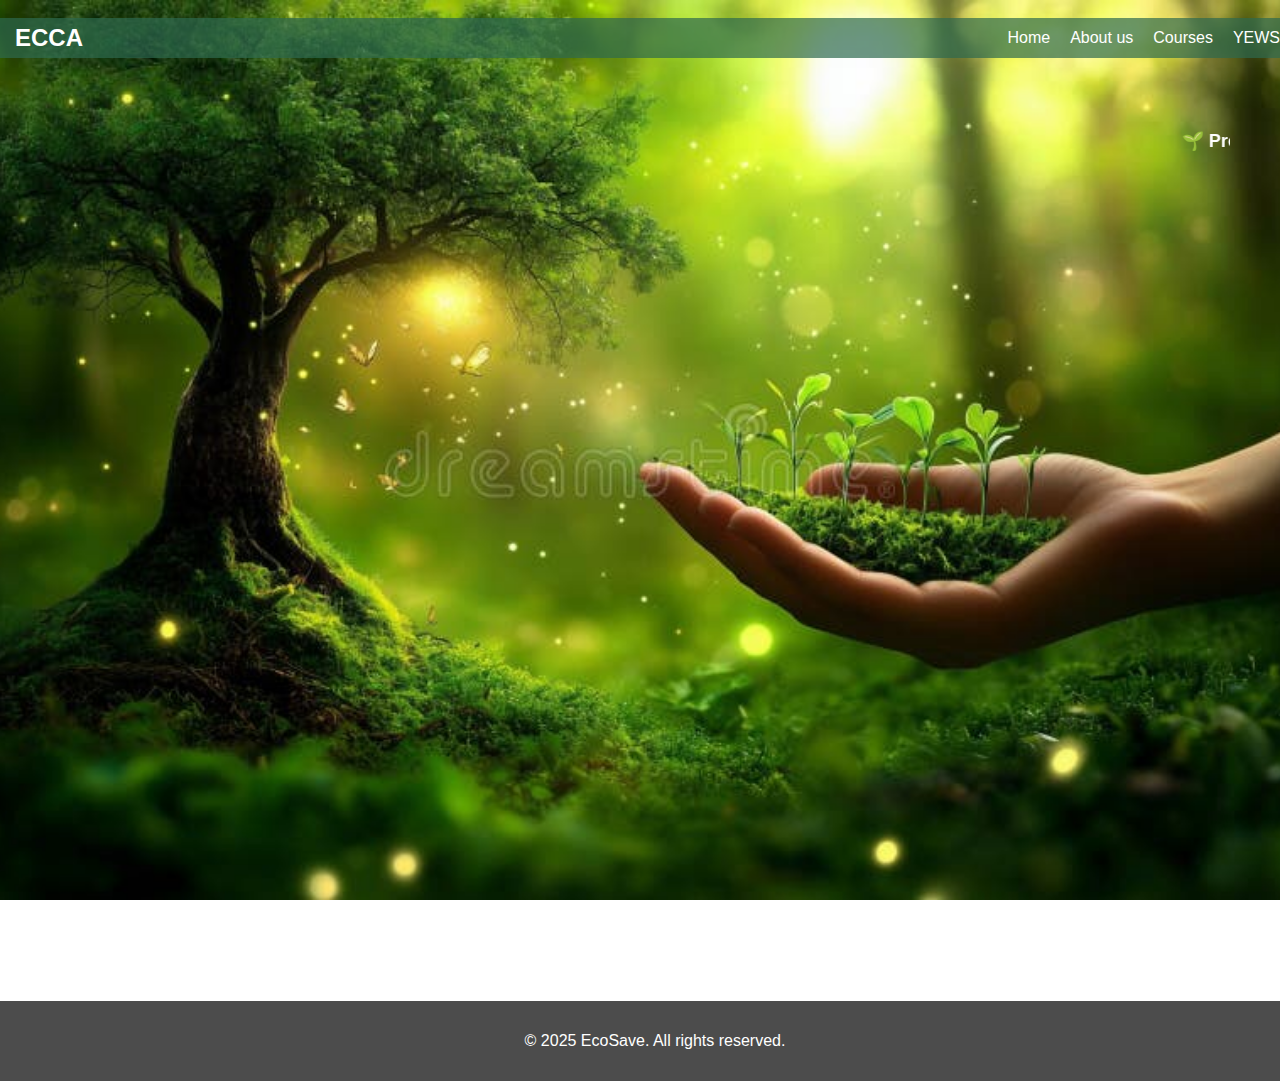
<file: index.html>
<!DOCTYPE html>
<html lang="en">
<head>
    <meta charset="UTF-8">
    <meta name="viewport" content="width=device-width, initial-scale=1.0">
    <title>Environmental Conservation</title>
    <link rel="stylesheet" type="text/css" href="style.css">
       
</head>
<body>

    <nav>
        <h1>ECCA</h1>
        <ul>
            <li><a href="index.html">Home</a></li>
            <li><a href="dev.html">About us</a></li>
            <li><a href="https://www.mahayouthnet.in/s/store">Courses</a></li>
            <li><a href="https://www.youtube.com/playlist?list=PL_lDy0p_bBfhSEhCoBFByBXyD_rnEcDVn">YEWS</a>
            </li>
        </ul>
    </nav>

    <section>
        <div class="marquee-container">
            <marquee behavior="scroll" direction="left">🌱 Protect Nature, Save the Future! | Conserve Water 💧 | Save Wildlife 🦁 | Recycle ♻️ | Join Our Movement Today! 🌍</marquee>
        </div>
        <h2 >Protect Nature, Save Future</h2>
        <p style="color:white;">Join us in making the world a greener place through conservation and sustainability.</p>
    </section>


    <div class="container">
        <div class="zigzag">
            <a href="water1.html">
            <img src="2.jpg" alt="Water Conservation">
        </a>
            <div class="zigzag-content">
                <h3>Water Conservation</h3>
                <p>Water Conservation is the practice of using water efficiently to reduce waste, protect resources, and ensure sustainability. Methods include rainwater harvesting, reducing water pollution, and using water-saving technologies. 💧🌍</p>
            </div>
        </div>

        <div class="zigzag">
            <a href="FOREST1.html">
            <img src="FOREST.jpg" alt="Forest Conservation">
        </a>
            <div class="zigzag-content">
                <h3>Forest Conservation</h3>
                <p>Forest Conservation is the practice of protecting and managing forests to prevent deforestation, maintain biodiversity, and combat climate change. It involves afforestation, sustainable logging, and wildlife protection to ensure ecological balance and a healthier planet. 🌿🌎</p>
            </div>
        </div>

        <div class="zigzag">
            <a href="ANIMAL1.html">
            <img src="7.png" alt="Wildlife Protection">
        </a>
            <div class="zigzag-content">
                <h3>Wildlife Protection</h3>
                <p>Wildlife Protection involves conserving animal species and their habitats to prevent extinction, maintain biodiversity, and support ecosystems. Efforts include anti-poaching laws, habitat restoration, and wildlife sanctuaries. 🦁🌿</p>
            </div>
        </div>
    </div>
    <footer class="footer">
        <p>&copy; 2025 EcoSave. All rights reserved.</p>
    </footer>


</body>
</html>
</file>
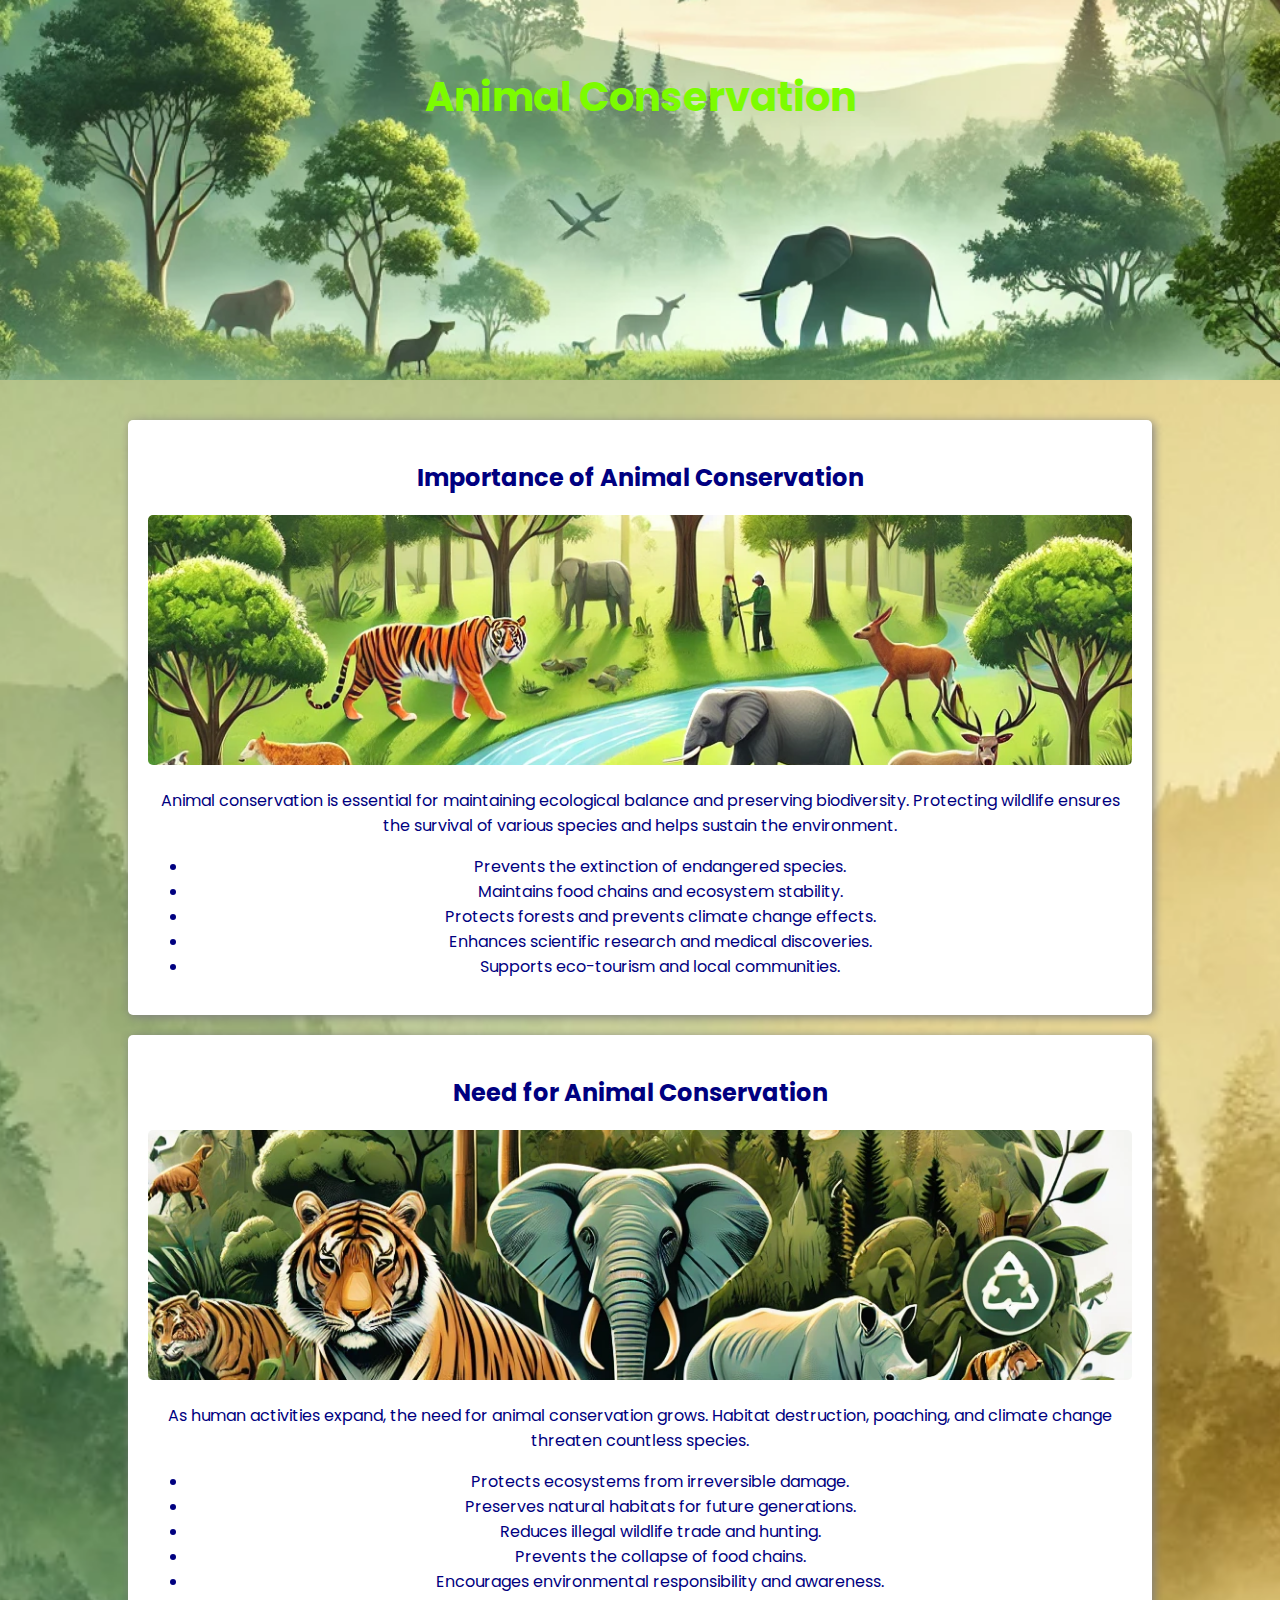
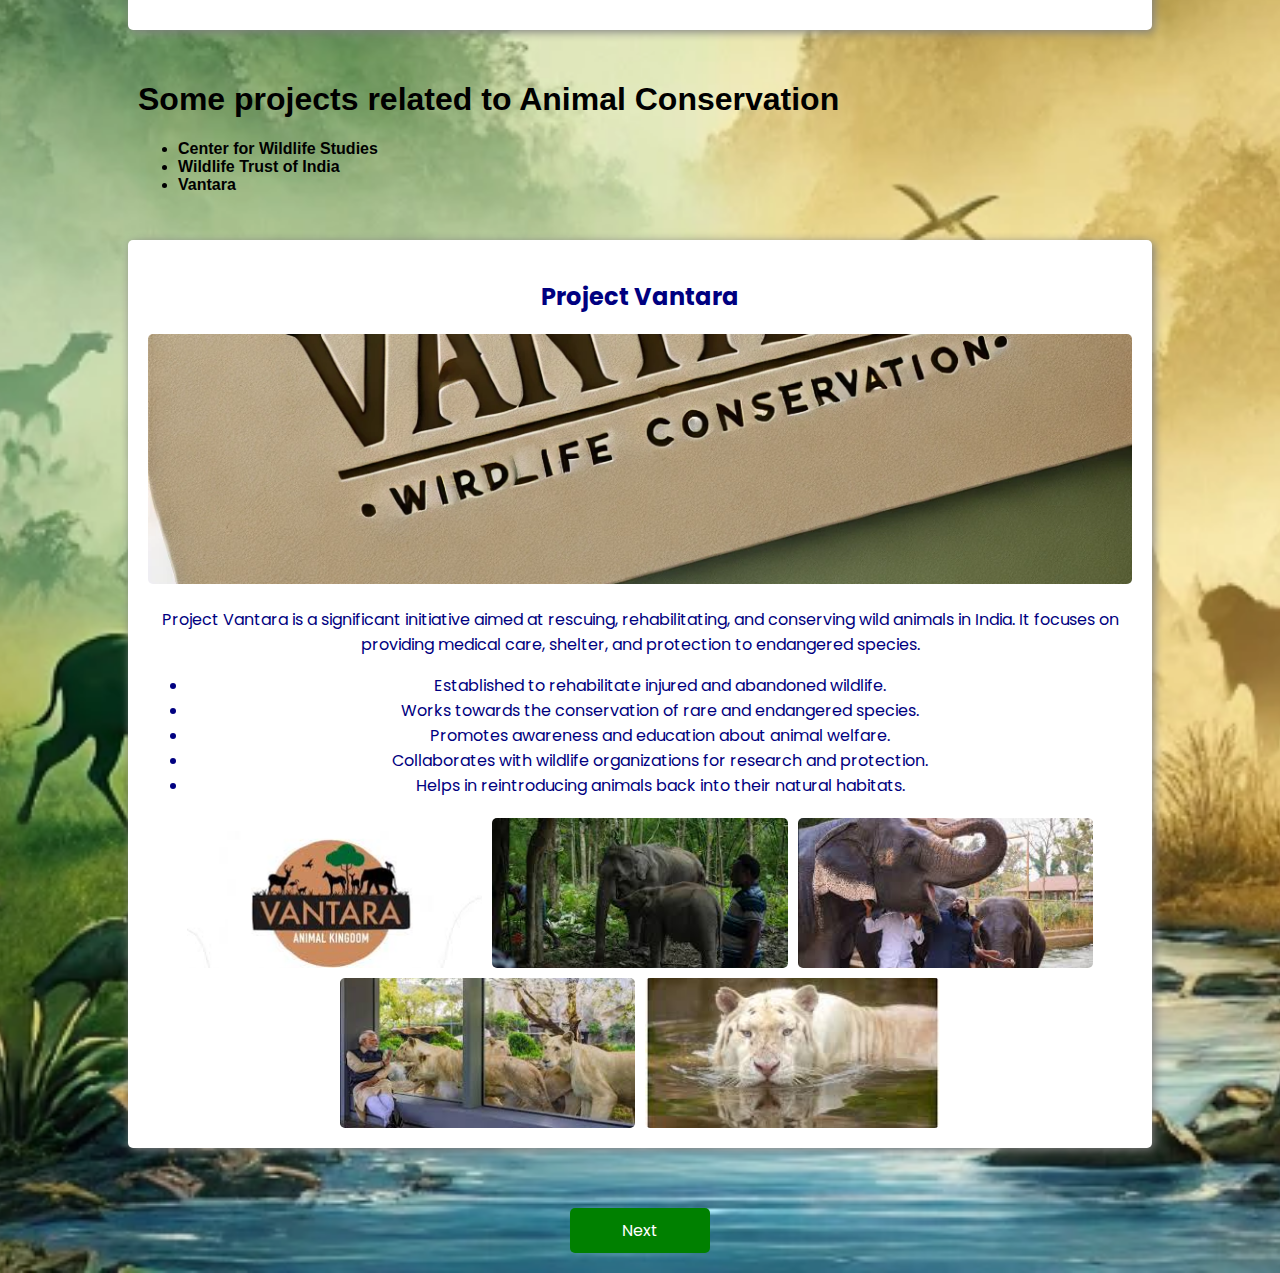
<file: ANIMAL1.html>
<!DOCTYPE html>
<html lang="en">
<head>
    <meta charset="UTF-8">
    <meta name="viewport" content="width=device-width, initial-scale=1.0">
    <title>Project Vantara - Animal Conservation</title>
    <style>
        @import url('https://fonts.googleapis.com/css2?family=Poppins:wght@400;700&family=Playfair+Display:wght@700&display=swap');

        body {
            font-family: 'Poppins', sans-serif;
            margin: 0;
            padding: 0;
            background: url('vantara.jpg') no-repeat center center/cover;
            color: navy;
        }
        .header {
            text-align: center;
            background: rgba(0, 0, 0, 0.6);
            color: white;
            padding: 40px 20px;
            transition: background 1s ease;
        }
        .header h1 {
            font-size: 2.5em;
            transition: color 1s ease, font-family 1s ease;
        }
        .header:hover {
            background: url('headline.jpg') no-repeat center center/cover;
            height: 300px;
            color: lawngreen;
        }
        .header h1:hover {
            color: green;
            font-family: 'Playfair Display', serif;
        }
        .container {
            width: 80%;
            margin: auto;
            padding: 20px;
        }
        .section {
            background: white;
            padding: 20px;
            margin: 20px 0;
            border-radius: 5px;
            box-shadow: 2px 2px 10px gray;
            text-align: center;
        }
        .section img {
            width: 100%;
            max-height: 250px;
            object-fit: cover;
            border-radius: 5px;
        }
        .collage {
            display: flex;
            flex-wrap: wrap;
            justify-content: center;
            gap: 10px;
            margin-top: 20px;
        }
        .collage img {
            width: 30%;
            height: 150px;
            object-fit: cover;
            border-radius: 5px;
            transition: transform 0.2s ease, box-shadow 0.2s ease;
        }
        .collage img:hover {
            transform: scale(1.05);
            box-shadow: 0 0 10px black;
        }
        .next-btn {
            display: block;
            width: 120px;
            margin: 20px auto;
            padding: 10px;
            text-align: center;
            background: green;
            color: white;
            text-decoration: none;
            border-radius: 5px;
        }
        .next-btn:hover {
            background: darkgreen;
        }
        .pro {
            color: black;
            font-weight: bold;
            font-family: 'Lucida Sans', 'Lucida Sans Regular', 'Lucida Grande', 'Lucida Sans Unicode', Geneva, Verdana, sans-serif;
            text-align: justify;
            padding: 10px;
            border-color: darkgreen;
        }
    </style>
</head>
<body>
    <div class="header">
        <h1>Animal Conservation</h1>
    </div>
    
    <div class="container">
        <div class="section">
            <h2>Importance of Animal Conservation</h2>
            <img src="importance.jpg" alt="Importance of Animal Conservation">
            <p>Animal conservation is essential for maintaining ecological balance and preserving biodiversity. Protecting wildlife ensures the survival of various species and helps sustain the environment.</p>
            <ul>
                <li>Prevents the extinction of endangered species.</li>
                <li>Maintains food chains and ecosystem stability.</li>
                <li>Protects forests and prevents climate change effects.</li>
                <li>Enhances scientific research and medical discoveries.</li>
                <li>Supports eco-tourism and local communities.</li>
            </ul>
        </div>

        <div class="section">
            <h2>Need for Animal Conservation</h2>
            <img src="need.jpg" alt="Need for Animal Conservation">
            <p>As human activities expand, the need for animal conservation grows. Habitat destruction, poaching, and climate change threaten countless species.</p>
            <ul>
                <li>Protects ecosystems from irreversible damage.</li>
                <li>Preserves natural habitats for future generations.</li>
                <li>Reduces illegal wildlife trade and hunting.</li>
                <li>Prevents the collapse of food chains.</li>
                <li>Encourages environmental responsibility and awareness.</li>
            </ul>
        </div>
<div class="pro">
        <h1>Some projects related to Animal Conservation</h1>
        <ul>
            <li>Center for Wildlife Studies</li>
            <li>Wildlife Trust of India</li>
            <li>Vantara</li>
        </ul>
    </div>
        <div class="section">
            
            <h2>Project Vantara</h2>
            <img src="logo2.jpg" alt="Project Vantara">
            <p>Project Vantara is a significant initiative aimed at rescuing, rehabilitating, and conserving wild animals in India. It focuses on providing medical care, shelter, and protection to endangered species.</p>
            <ul>
                <li>Established to rehabilitate injured and abandoned wildlife.</li>
                <li>Works towards the conservation of rare and endangered species.</li>
                <li>Promotes awareness and education about animal welfare.</li>
                <li>Collaborates with wildlife organizations for research and protection.</li>
                <li>Helps in reintroducing animals back into their natural habitats.</li>
            </ul>
            <div class="collage">
                <img src="vantarra1.jpg" alt="Vantara Image 1">
                <img src="vantara2.jpg" alt="Vantara Image 2">
                <img src="vantara3.jpg" alt="Vantara Image 3">
                <img src="vantara4.jpg" alt="Vantara Image 4">
                <img src="vantara5.jpg" alt="Vantara Image 5">
            </div>
        </div>
    </div>

    <a href="ANIMAL2.html" class="next-btn">Next</a>
</body>
</html>
</file>
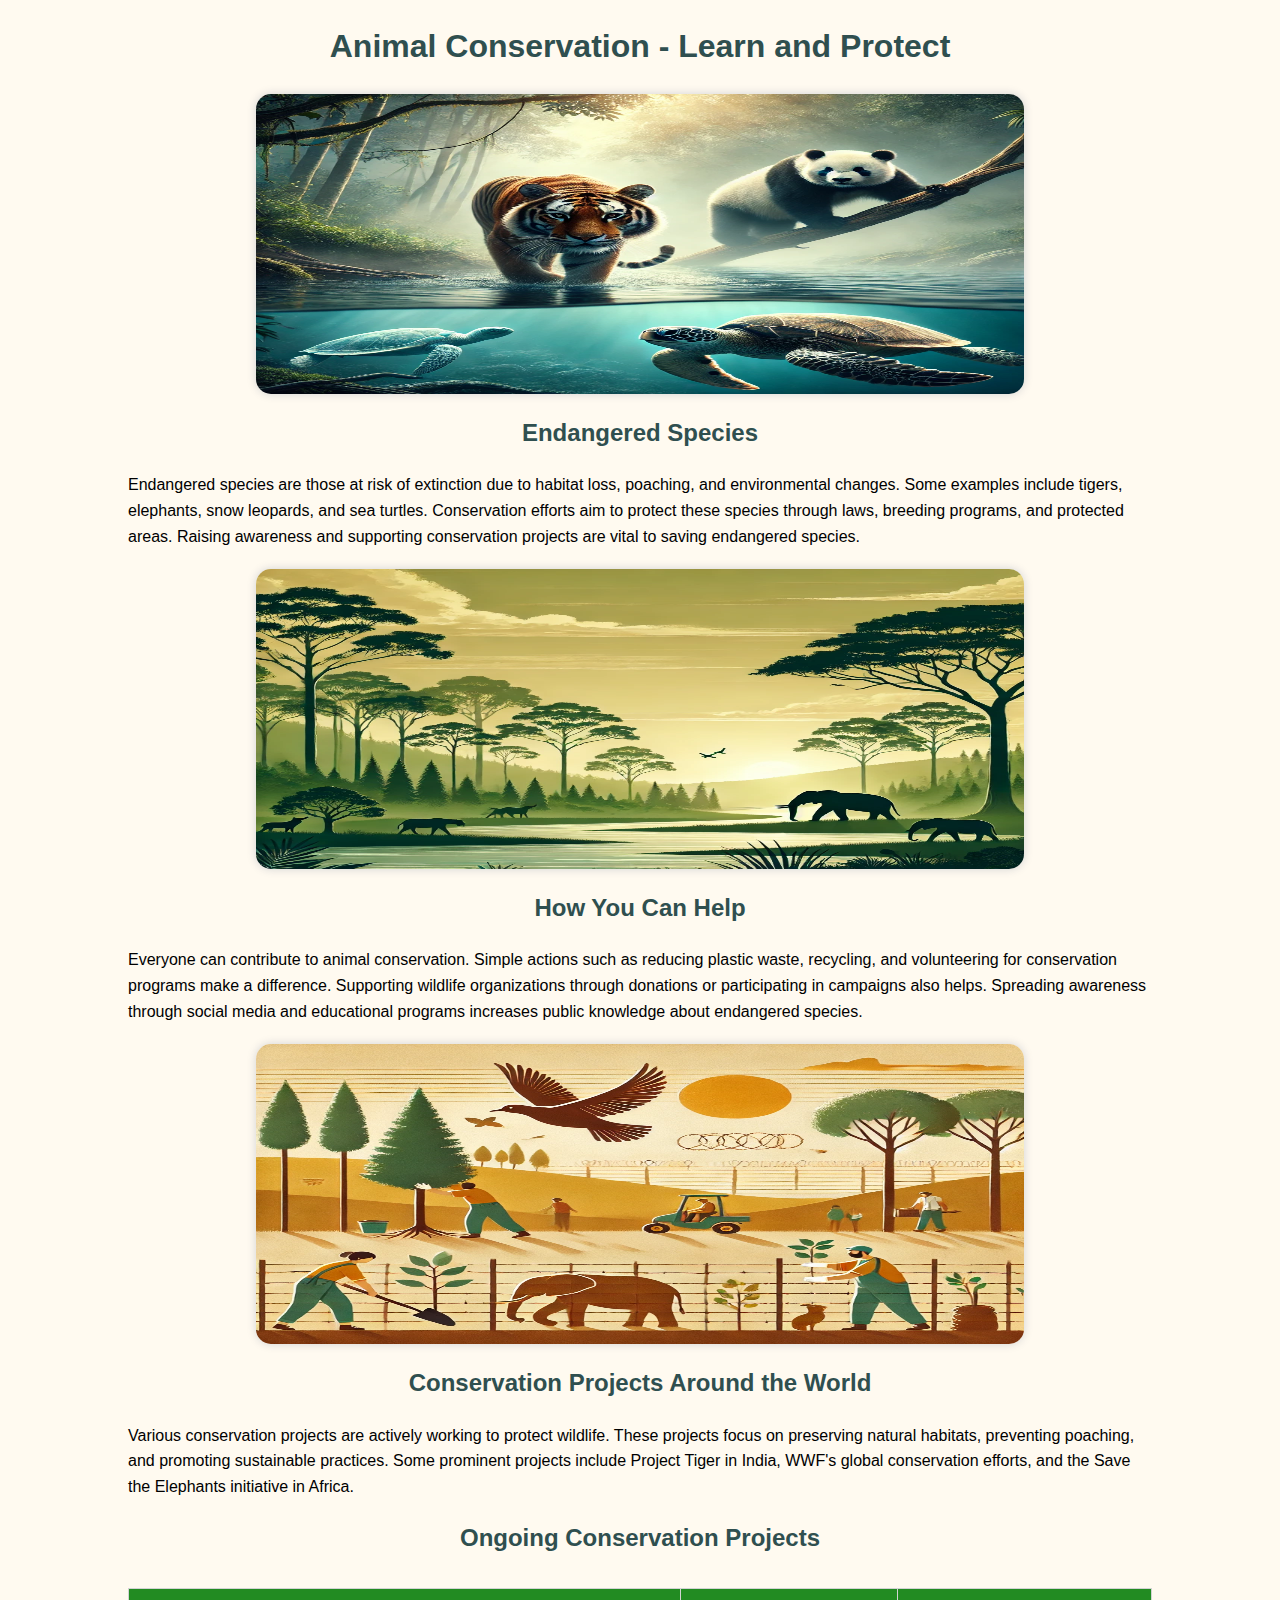
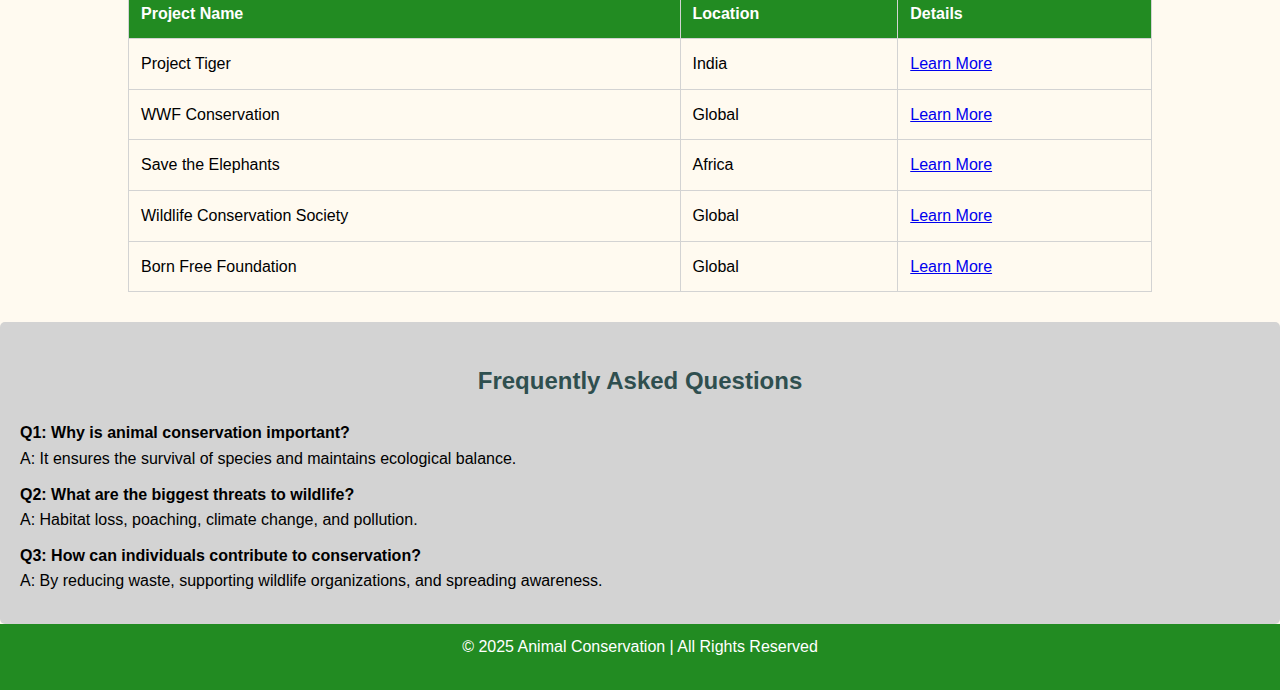
<file: ANIMAL2.html>
<!DOCTYPE html>
<html lang="en">
<head>
    <meta charset="UTF-8">
    <meta name="viewport" content="width=device-width, initial-scale=1.0">
    <title>Animal Conservation - Informative Page</title>
    <style>
        body {
            font-family: Arial, sans-serif;
            line-height: 1.6;
            color: black;
            margin: 0;
            padding: 0;
            background-color: floralwhite;
        }
        h1, h2 {
            text-align: center;
            color: darkslategray;
        }
        img {
            display: block;
            width: 60%;
            margin: 20px auto;
            border-radius: 8px;
            box-shadow: 0 0 10px lightgray;
            border-radius: 15px;
            transition: transform 0.5s;
        }
        img:hover {
            transform: scale(1.1);
        }
        p {
            width: 80%;
            margin: 0 auto 20px;
            font-size: 16px;
        }
        table {
            width: 80%;
            margin: 30px auto;
            border-collapse: collapse;
        }
        th, td {
            padding: 12px;
            text-align: left;
            border: 1px solid lightgray;
        }
        th {
            background: forestgreen;
            color: white;
        }
        .faq {
            background: lightgray;
            padding: 20px;
            border-radius: 5px;
            margin-top: 20px;
        }
        .faq h2 {
            text-align: center;
            color: darkslategray;
        }
        .faq-item {
            margin-bottom: 10px;
        }
        .footer {
            text-align: center;
            padding: 10px;
            background: forestgreen;
            color: white;
        }
    </style>
</head>
<body>

<h1>Animal Conservation - Learn and Protect</h1>

<!-- Endangered Species Section -->
<img src="en.jpg" alt="Endangered Species" height="300px">
<h2>Endangered Species</h2>
<p>Endangered species are those at risk of extinction due to habitat loss, poaching, and environmental changes.  
Some examples include tigers, elephants, snow leopards, and sea turtles.  
Conservation efforts aim to protect these species through laws, breeding programs, and protected areas.  
Raising awareness and supporting conservation projects are vital to saving endangered species.</p>

<!-- Conservation Tips Section -->
<img src="contips.jpg" alt="Conservation Tips"  height="300px">
<h2>How You Can Help</h2>
<p>Everyone can contribute to animal conservation.  
Simple actions such as reducing plastic waste, recycling, and volunteering for conservation programs make a difference.  
Supporting wildlife organizations through donations or participating in campaigns also helps.  
Spreading awareness through social media and educational programs increases public knowledge about endangered species.</p>

<!-- Conservation Projects Section -->
<img src="conprojects.jpg" alt="Conservation Projects"  height="300px">
<h2>Conservation Projects Around the World</h2>
<p>Various conservation projects are actively working to protect wildlife.  
These projects focus on preserving natural habitats, preventing poaching, and promoting sustainable practices.  
Some prominent projects include Project Tiger in India, WWF's global conservation efforts, and the Save the Elephants initiative in Africa.</p>

<!-- Table of Conservation Projects -->
<h2 style="text-align: center;">Ongoing Conservation Projects</h2>
<table>
    <tr>
        <th>Project Name</th>
        <th>Location</th>
        <th>Details</th>
    </tr>
    <tr>
        <td>Project Tiger</td>
        <td>India</td>
        <td><a href="https://ntca.gov.in/" target="_blank">Learn More</a></td>
    </tr>
    <tr>
        <td>WWF Conservation</td>
        <td>Global</td>
        <td><a href="https://www.worldwildlife.org" target="_blank">Learn More</a></td>
    </tr>
    <tr>
        <td>Save the Elephants</td>
        <td>Africa</td>
        <td><a href="https://savetheelephants.org" target="_blank">Learn More</a></td>
    </tr>
    <tr>
        <td>Wildlife Conservation Society</td>
        <td>Global</td>
        <td><a href="https://www.wcs.org" target="_blank">Learn More</a></td>
    </tr>
    <tr>
        <td>Born Free Foundation</td>
        <td>Global</td>
        <td><a href="https://www.bornfree.org.uk" target="_blank">Learn More</a></td>
    </tr>
</table>

<!-- Frequently Asked Questions Section -->
<div class="faq">
    <h2>Frequently Asked Questions</h2>
    <div class="faq-item"><strong>Q1: Why is animal conservation important?</strong><br>A: It ensures the survival of species and maintains ecological balance.</div>
    <div class="faq-item"><strong>Q2: What are the biggest threats to wildlife?</strong><br>A: Habitat loss, poaching, climate change, and pollution.</div>
    <div class="faq-item"><strong>Q3: How can individuals contribute to conservation?</strong><br>A: By reducing waste, supporting wildlife organizations, and spreading awareness.</div>
</div>

<!-- Footer Section -->
<div class="footer">
    <p>&copy; 2025 Animal Conservation | All Rights Reserved</p>
</div>

</body>
</html>
</file>
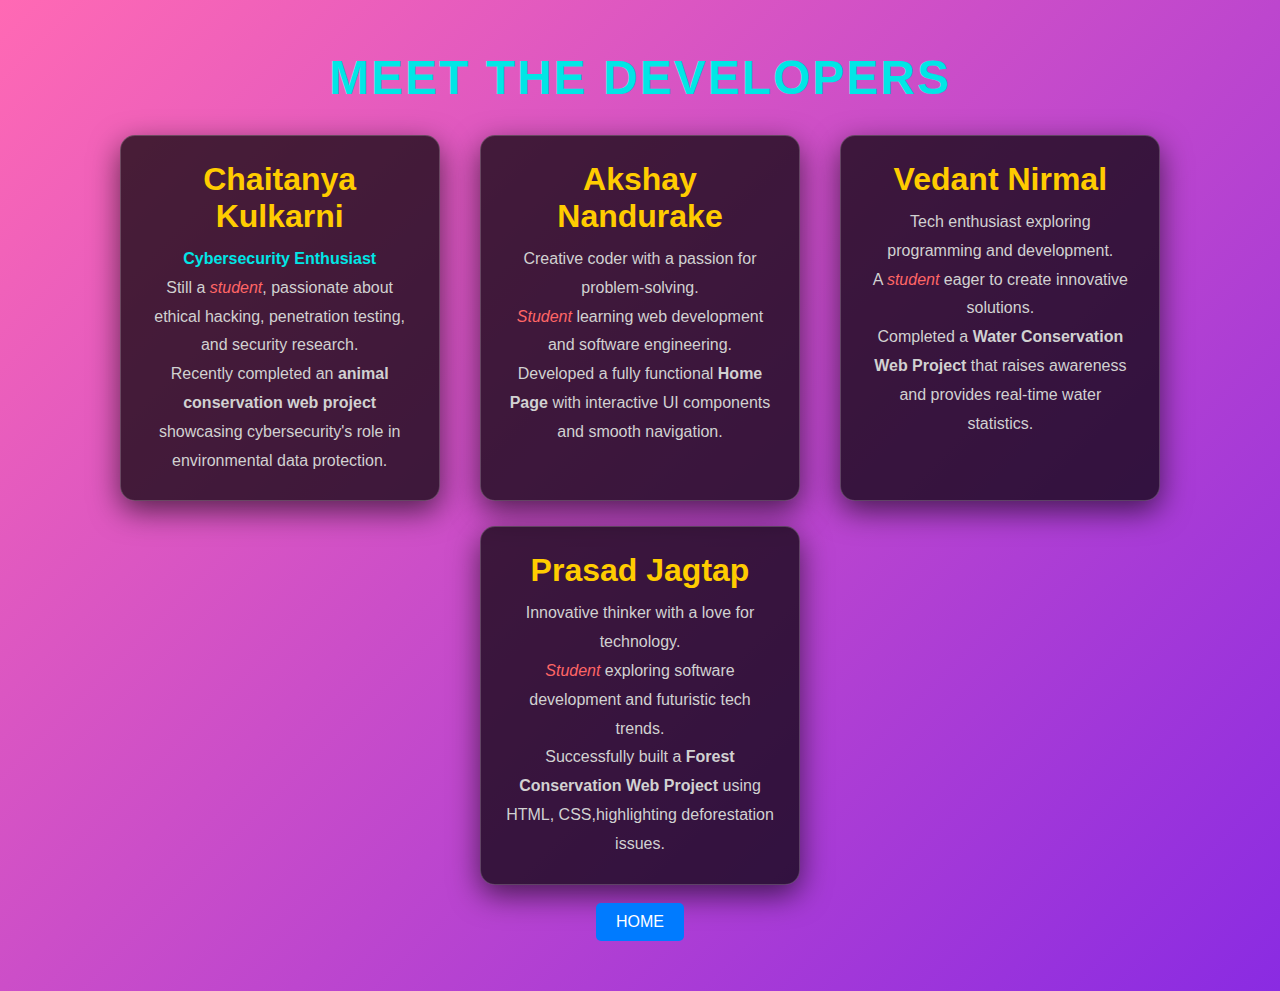
<file: dev.html>
<!DOCTYPE html>
<html lang="en">
<head>
    <meta charset="UTF-8">
    <meta name="viewport" content="width=device-width, initial-scale=1.0">
    <title>Developers Intro</title>
    <style>
        /* Reset and Base Styles */
        * {
            margin: 0;
            padding: 0;
            box-sizing: border-box;
        }
        body {
            font-family: 'Segoe UI', Tahoma, Geneva, Verdana, sans-serif;
            color: #fff;
            min-height: 100vh;
            display: flex;
            justify-content: center;
            align-items: center;
            background: linear-gradient(135deg, #ff69b4, #8a2be2);
            overflow-y: auto;
            flex-direction: column;
            padding: 20px;
        }
        
        .container {
            text-align: center;
            width: 90%;
            max-width: 1200px;
            padding: 30px;
        }
        h1 {
            font-size: 3rem;
            margin-bottom: 30px;
            letter-spacing: 2px;
            text-transform: uppercase;
            color: #00e6e6;
        }
        .dev-wrapper {
            display: flex;
            justify-content: space-around;
            flex-wrap: wrap;
            gap: 25px;
        }
        .dev-card {
            background: rgba(0, 0, 0, 0.7);
            border: 1px solid #ffffff33;
            border-radius: 15px;
            padding: 25px;
            width: 320px;
            box-shadow: 0 10px 30px rgba(0, 0, 0, 0.6);
            transition: transform 0.4s, box-shadow 0.4s;
            cursor: pointer;
        }
        .dev-card:hover {
            transform: translateY(-10px);
            box-shadow: 0 15px 40px rgba(0, 0, 0, 0.8);
        }
        .dev-card h2 {
            font-size: 2rem;
            margin-bottom: 10px;
            color: #ffcc00;
        }
        .dev-card p {
            font-size: 1rem;
            line-height: 1.8;
            color: #d1d1d1;
        }
        button {
  background-color: #007bff;
  color: white;
  border: none;
  padding: 10px 20px;
  font-size: 16px;
  border-radius: 5px;
  cursor: pointer;
  transition: background-color 0.3s, transform 0.2s;
}

button:hover {
  background-color: #0056b3;
  transform: scale(1.05);
}

button:active {
  background-color: #004494;
  transform: scale(0.95);
}


        .cyber { color: #00e6e6; font-weight: bold; }
        .student { color: #ff6666; font-style: italic; }
        
        @media (max-width: 768px) {
            .dev-card { width: 100%; }
        }
    </style>
</head>
<body>

    <div class="container">
        <h1>Meet the Developers</h1>
        <div class="dev-wrapper">
            <div class="dev-card">
                <h2>Chaitanya Kulkarni</h2>
                <p><span class="cyber">Cybersecurity Enthusiast</span><br>
                Still a <span class="student">student</span>, passionate about ethical hacking, penetration testing, and security research.<br>
                Recently completed an <b>animal conservation web project</b> showcasing cybersecurity's role in environmental data protection.</p>
            </div>
            <div class="dev-card">
                <h2>Akshay Nandurake</h2>
                <p>Creative coder with a passion for problem-solving. <br>
                <span class="student">Student</span> learning web development and software engineering.<br>
                Developed a fully functional <b>Home Page</b> with interactive UI components and smooth navigation.</p>
            </div>
            <div class="dev-card">
                <h2>Vedant Nirmal</h2>
                <p>Tech enthusiast exploring programming and development. <br>
                A <span class="student">student</span> eager to create innovative solutions.<br>
                Completed a <b>Water Conservation Web Project</b> that raises awareness and provides real-time water statistics.</p>
            </div>
            <div class="dev-card">
                <h2>Prasad Jagtap</h2>
                <p>Innovative thinker with a love for technology. <br>
                <span class="student">Student</span> exploring software development and futuristic tech trends.<br>
                Successfully built a <b>Forest Conservation Web Project</b> using HTML, CSS,highlighting deforestation issues.</p>
            </div>
        </div>
        <br>
        <div class="Home">
            <a href="index.html"><button>HOME</button>
            </a>
        </div>
        
    </div>
</body>
</html>
</file>
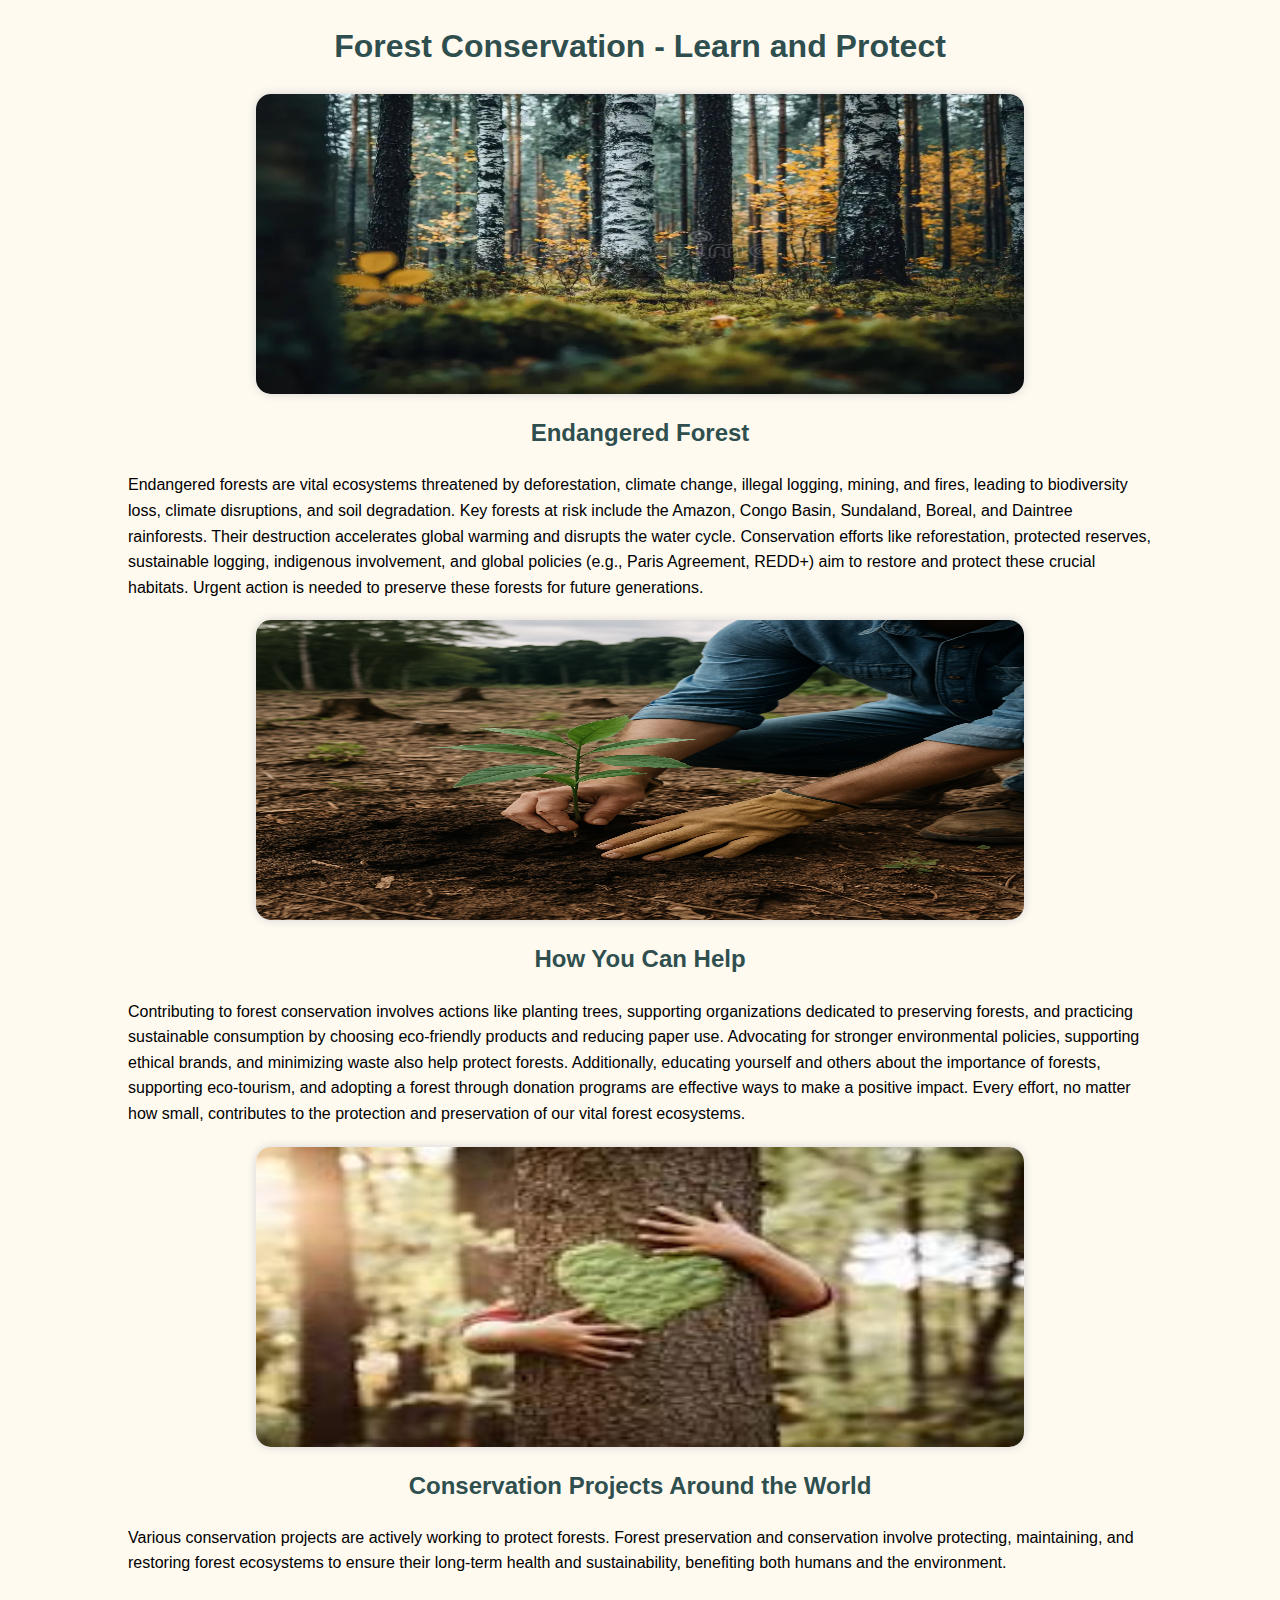
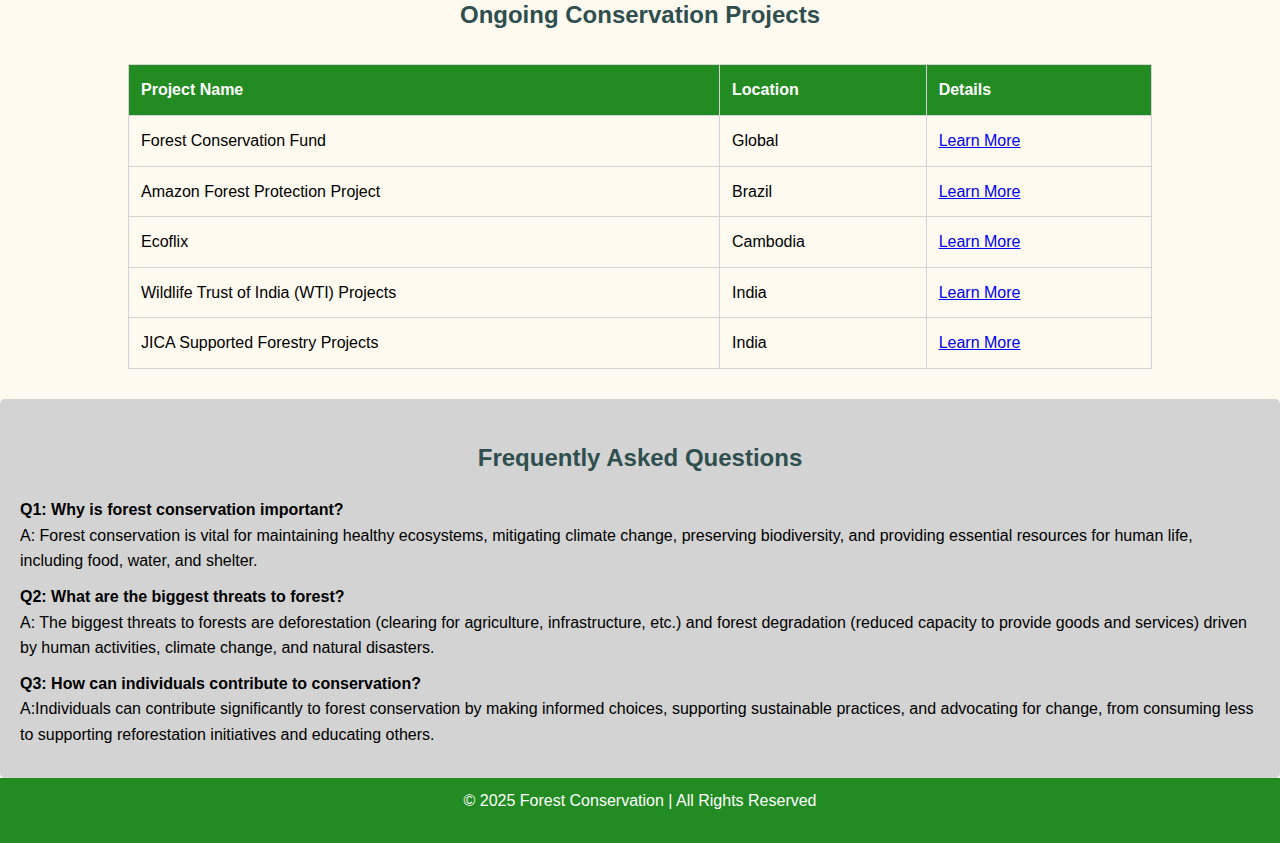
<file: FOREST2.html>
<!DOCTYPE html>
<html lang="en">
<head>
    <meta charset="UTF-8">
    <meta name="viewport" content="width=device-width, initial-scale=1.0">
    <title>Forest Conservation - Informative Page</title>
    <style>
        body {
            font-family: Arial, sans-serif;
            line-height: 1.6;
            color: black;
            margin: 0;
            padding: 0;
            background-color: floralwhite;
        }
        h1, h2 {
            text-align: center;
            color: darkslategray;
        }
        img {
            display: block;
            width: 60%;
            margin: 20px auto;
            border-radius: 8px;
            box-shadow: 0 0 10px lightgray;
            border-radius: 15px;
            transition: transform 0.5s;
        }
        img:hover {
            transform: scale(1.1);
        }
        p {
            width: 80%;
            margin: 0 auto 20px;
            font-size: 16px;
        }
        table {
            width: 80%;
            margin: 30px auto;
            border-collapse: collapse;
        }
        th, td {
            padding: 12px;
            text-align: left;
            border: 1px solid lightgray;
        }
        th {
            background: forestgreen;
            color: white;
        }
        .faq {
            background: lightgray;
            padding: 20px;
            border-radius: 5px;
            margin-top: 20px;
        }
        .faq h2 {
            text-align: center;
            color: darkslategray;
        }
        .faq-item {
            margin-bottom: 10px;
        }
        .footer {
            text-align: center;
            padding: 10px;
            background: forestgreen;
            color: white;
        }
    </style>
</head>
<body>

<h1>Forest Conservation - Learn and Protect</h1>

<!-- Endangered Forest Section -->
<img src="page.jpg" alt="Endangered Forest" height="300px">
<h2>Endangered Forest</h2>
<p>Endangered forests are vital ecosystems threatened by deforestation, climate change, illegal logging, mining, and fires, leading to biodiversity loss, climate disruptions, and soil degradation. Key forests at risk include the Amazon, Congo Basin, Sundaland, Boreal, and Daintree rainforests. Their destruction accelerates global warming and disrupts the water cycle. Conservation efforts like reforestation, protected reserves, sustainable logging, indigenous involvement, and global policies (e.g., Paris Agreement, REDD+) aim to restore and protect these crucial habitats. Urgent action is needed to preserve these forests for future generations.</p>

<!-- Conservation Tips Section -->
<img src="page2.jpg" alt="Conservation Tips"  height="300px">
<h2>How You Can Help</h2>
<p>Contributing to forest conservation involves actions like planting trees, supporting organizations dedicated to preserving forests, and practicing sustainable consumption by choosing eco-friendly products and reducing paper use. Advocating for stronger environmental policies, supporting ethical brands, and minimizing waste also help protect forests. Additionally, educating yourself and others about the importance of forests, supporting eco-tourism, and adopting a forest through donation programs are effective ways to make a positive impact. Every effort, no matter how small, contributes to the protection and preservation of our vital forest ecosystems.</p>

<!-- Conservation Projects Section -->
<img src="page3.jpg" alt="Conservation Projects"  height="300px">
<h2>Conservation Projects Around the World</h2>
<p>Various conservation projects are actively working to protect forests.  
    Forest preservation and conservation involve protecting, maintaining, and restoring forest ecosystems to ensure their long-term health and sustainability, benefiting both humans and the environment. 
</p>

<!-- Table of Conservation Projects -->
<h2 style="text-align: center;">Ongoing Conservation Projects</h2>
<table>
    <tr>
        <th>Project Name</th>
        <th>Location</th>
        <th>Details</th>
    </tr>
    <tr>
        <td>Forest Conservation Fund</td>
        <td>Global</td>
        <td><a href="https://www.fundforests.org/projects" target="_blank">Learn More</a></td>
    </tr>
    <tr>
        <td>Amazon Forest Protection Project </td>
        <td>Brazil</td>
        <td><a href="https://www.globalcitizen.org/en/content/forests-our-best-defense-against-climate-change-17/
            " target="_blank">Learn More</a></td>
    </tr>
    <tr>
        <td>Ecoflix</td>
        <td>Cambodia</td>
        <td><a href=" https://ecoflix.com/conservation-projects/" target="_blank">Learn More</a></td>
    </tr>
    <tr>
        <td> Wildlife Trust of India (WTI) Projects</td>
        <td>India</td>
        <td><a href=" https://www.wti.org.in/our-projects/ " target="_blank">Learn More</a></td>
    </tr>
    <tr>
        <td> JICA Supported Forestry Projects </td>
        <td>India</td>
        <td><a href="https://www.jica.go.jp/india/english/activities/activity.html" target="_blank">Learn More</a></td>
    </tr>
</table>

<!-- Frequently Asked Questions Section -->
<div class="faq">
    <h2>Frequently Asked Questions</h2>
    <div class="faq-item"><strong>Q1: Why is forest conservation important?</strong><br>A: Forest conservation is vital for maintaining healthy ecosystems, mitigating climate change, preserving biodiversity, and providing essential resources for human life, including food, water, and shelter. 
    </div>
    <div class="faq-item"><strong>Q2: What are the biggest threats to forest?</strong><br>A: The biggest threats to forests are deforestation (clearing for agriculture, infrastructure, etc.) and forest degradation (reduced capacity to provide goods and services) driven by human activities, climate change, and natural disasters. </div>
    <div class="faq-item"><strong>Q3: How can individuals contribute to conservation?</strong><br>A:Individuals can contribute significantly to forest conservation by making informed choices, supporting sustainable practices, and advocating for change, from consuming less to supporting reforestation initiatives and educating others.</div>
</div>

<!-- Footer Section -->
<div class="footer">
    <p>&copy; 2025 Forest Conservation | All Rights Reserved</p>
</div>

</body>
</html>
</file>
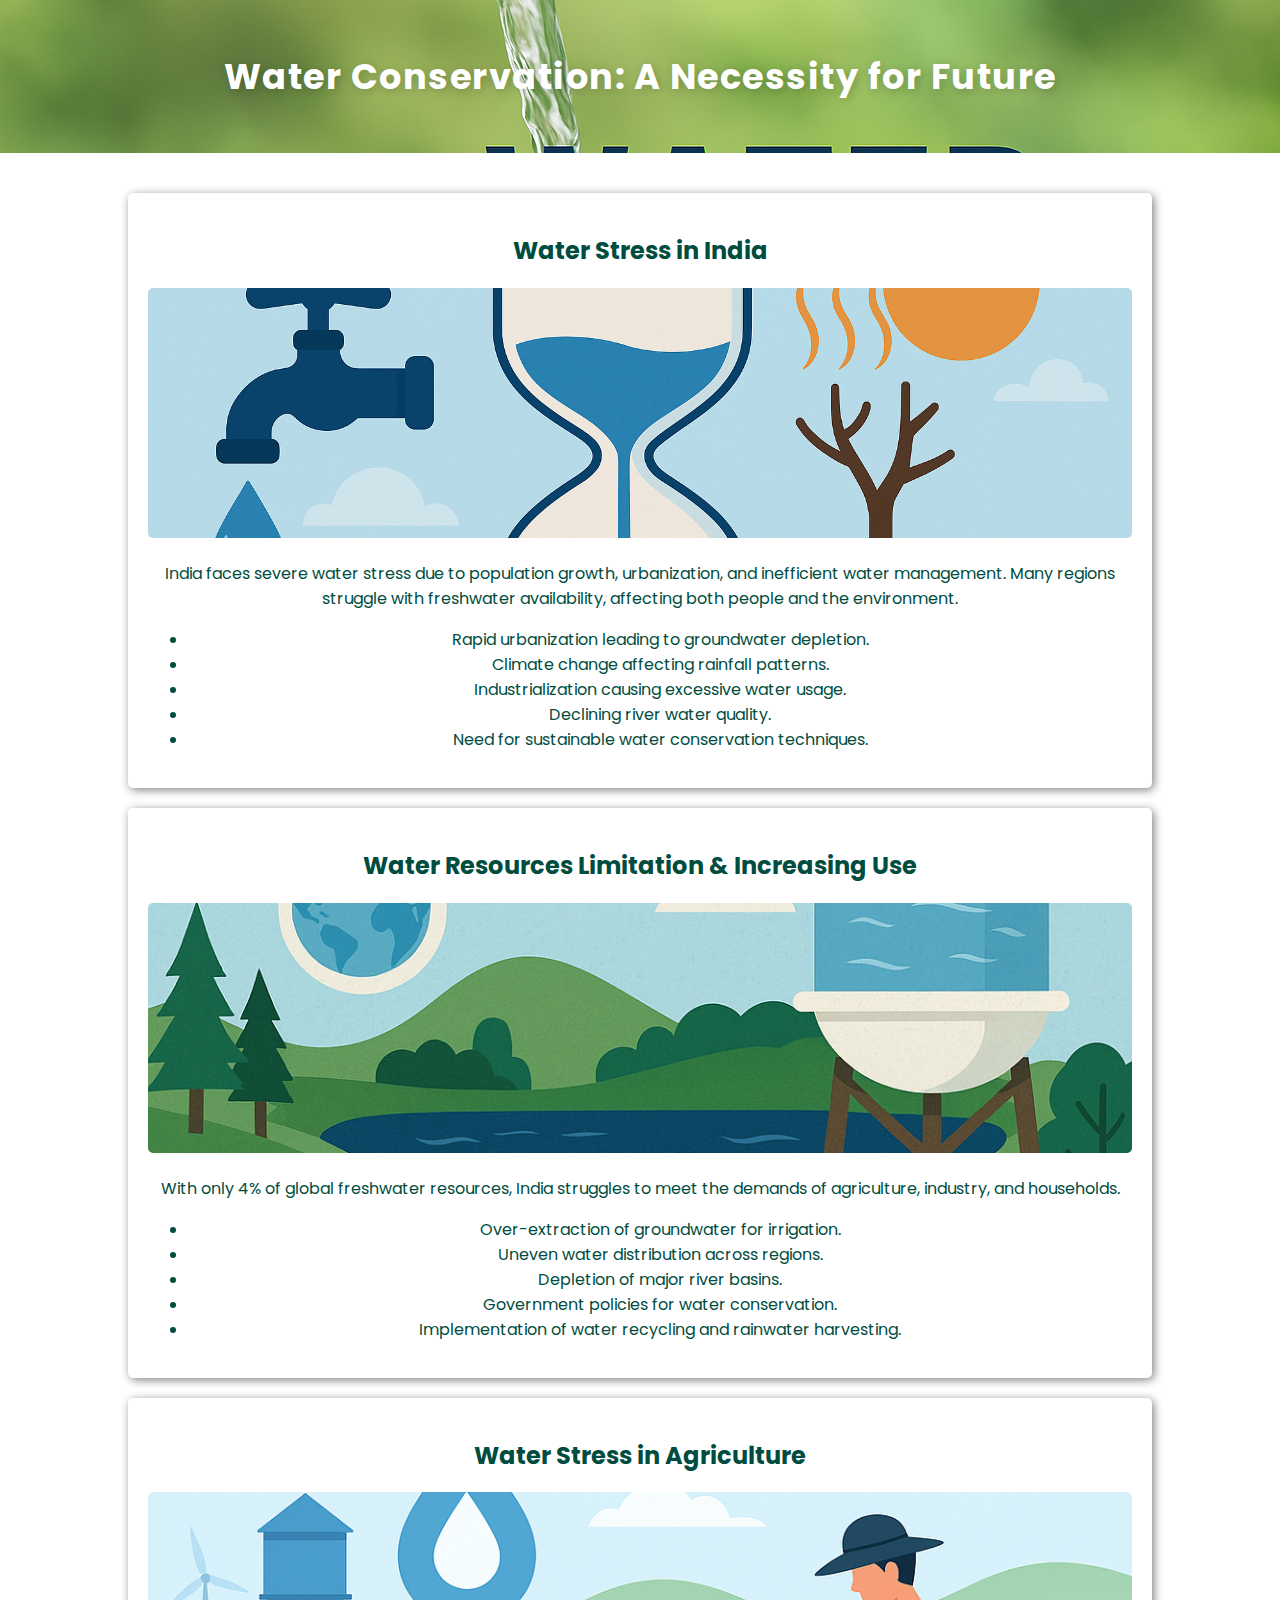
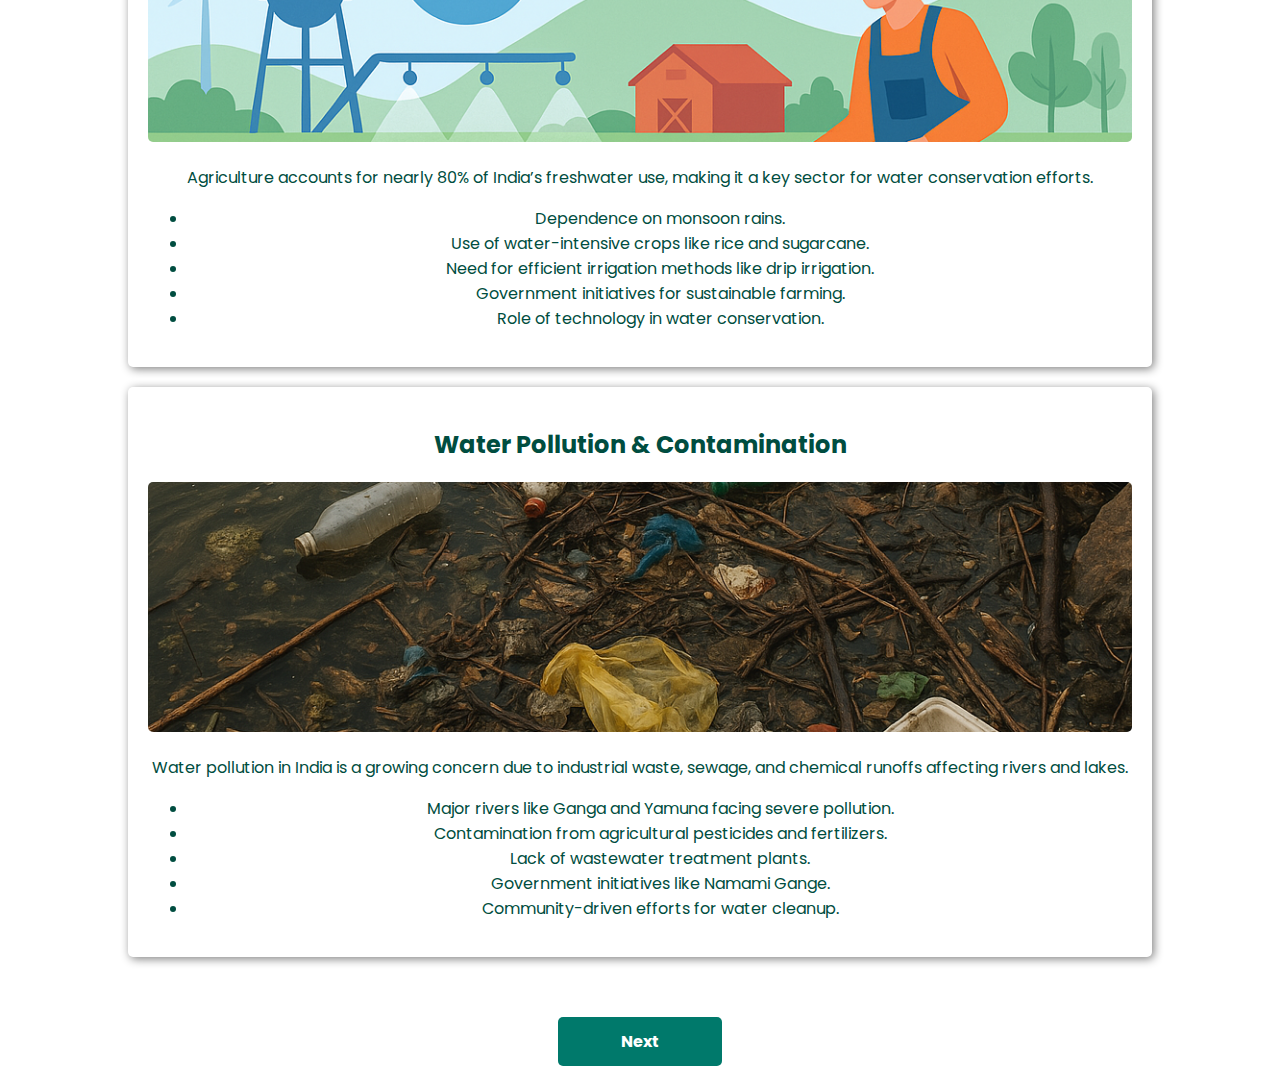
<file: water1.html>
<!DOCTYPE html>
<html lang="en">
<head>
    <meta charset="UTF-8">
    <meta name="viewport" content="width=device-width, initial-scale=1.0">
    <title>Water Conservation - Project Aqua</title>
    <style>
        @import url('https://fonts.googleapis.com/css2?family=Poppins:wght@400;700&family=Playfair+Display:wght@700&display=swap');

        body {
            font-family: 'Poppins', sans-serif;
            margin: 0;
            padding: 0;
           
            color: #004d40;
        }
        .header {
            text-align: center;
            background-image: url(bg.jpg);
          
            color: white;
            padding: 50px 20px;
            font-size: 2.2em;
            font-weight: bold;
            letter-spacing: 1.5px;
            text-shadow: 2px 2px 10px rgba(0, 0, 0, 0.2);
        }
        .container {
            width: 80%;
            margin: auto;
            padding: 20px;
        }
        .section {
            background: white;
            padding: 20px;
            margin: 20px 0;
            border-radius: 5px;
            box-shadow: 2px 2px 10px gray;
            text-align: center;
        }
        .section img {
            width: 100%;
            max-height: 250px;
            object-fit: cover;
            border-radius: 5px;
        }
        .collage {
            display: flex;
            flex-wrap: wrap;
            justify-content: center;
            gap: 10px;
            margin-top: 20px;
        }
        .collage img {
            width: 30%;
            height: 150px;
            object-fit: cover;
            border-radius: 5px;
            transition: transform 0.2s ease, box-shadow 0.2s ease;
        }
        .collage img:hover {
            transform: scale(1.05);
            box-shadow: 0 0 10px black;
        }
        .next-btn {
            display: block;
            width: 140px;
            margin: 20px auto;
            padding: 12px;
            text-align: center;
            background: #00796b;
            color: white;
            text-decoration: none;
            border-radius: 5px;
            font-weight: bold;
        }
        .next-btn:hover {
            background: #004d40;
        }
        .pro {
            color: black;
            font-weight: bold;
            font-family: 'Lucida Sans', 'Lucida Sans Regular', 'Lucida Grande', 'Lucida Sans Unicode', Geneva, Verdana, sans-serif;
            text-align: justify;
            padding: 10px;
            border-color: darkgreen;
        }
    </style>
</head>
<body>
    <div class="header">
        Water Conservation: A Necessity for Future
    </div>
    
    <div class="container">
        <div class="section">
            <h2>Water Stress in India</h2>
            <img src="waterstress.jpg" alt="Water Stress in India">
            <p>India faces severe water stress due to population growth, urbanization, and inefficient water management. Many regions struggle with freshwater availability, affecting both people and the environment.</p>
            <ul>
                <li>Rapid urbanization leading to groundwater depletion.</li>
                <li>Climate change affecting rainfall patterns.</li>
                <li>Industrialization causing excessive water usage.</li>
                <li>Declining river water quality.</li>
                <li>Need for sustainable water conservation techniques.</li>
            </ul>
        </div>

        <div class="section">
            <h2>Water Resources Limitation & Increasing Use</h2>
            <img src="waterres.jpg" alt="Water Resources">
            <p>With only 4% of global freshwater resources, India struggles to meet the demands of agriculture, industry, and households.</p>
            <ul>
                <li>Over-extraction of groundwater for irrigation.</li>
                <li>Uneven water distribution across regions.</li>
                <li>Depletion of major river basins.</li>
                <li>Government policies for water conservation.</li>
                <li>Implementation of water recycling and rainwater harvesting.</li>
            </ul>
        </div>

        <div class="section">
            <h2>Water Stress in Agriculture</h2>
            <img src="agri.jpg" alt="Water in Agriculture">
            <p>Agriculture accounts for nearly 80% of India’s freshwater use, making it a key sector for water conservation efforts.</p>
            <ul>
                <li>Dependence on monsoon rains.</li>
                <li>Use of water-intensive crops like rice and sugarcane.</li>
                <li>Need for efficient irrigation methods like drip irrigation.</li>
                <li>Government initiatives for sustainable farming.</li>
                <li>Role of technology in water conservation.</li>
            </ul>
        </div>

        <div class="section">
            <h2>Water Pollution & Contamination</h2>
            <img src="pollution.jpg" alt="Water Pollution">
            <p>Water pollution in India is a growing concern due to industrial waste, sewage, and chemical runoffs affecting rivers and lakes.</p>
            <ul>
                <li>Major rivers like Ganga and Yamuna facing severe pollution.</li>
                <li>Contamination from agricultural pesticides and fertilizers.</li>
                <li>Lack of wastewater treatment plants.</li>
                <li>Government initiatives like Namami Gange.</li>
                <li>Community-driven efforts for water cleanup.</li>
            </ul>
        </div>
    </div>

    <a href="water2.html" class="next-btn">Next</a>
</body>
</html>
</file>
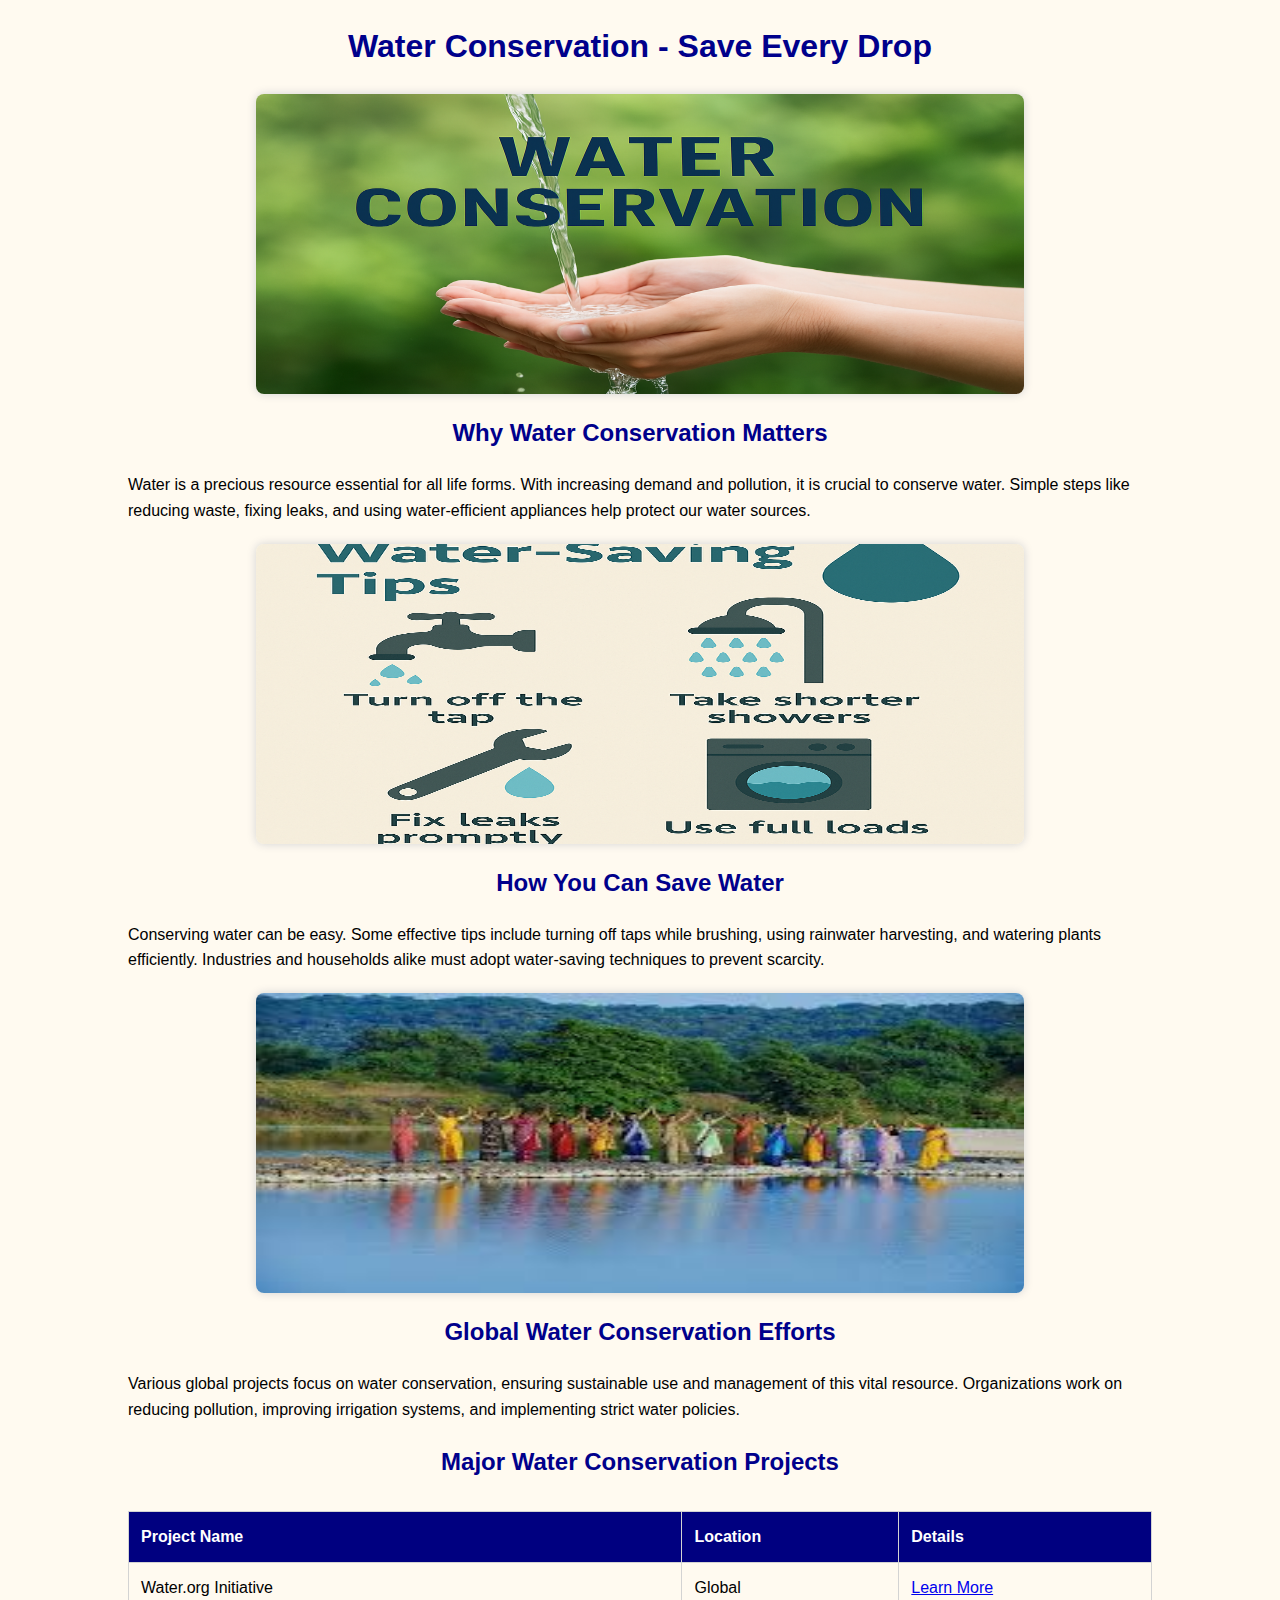
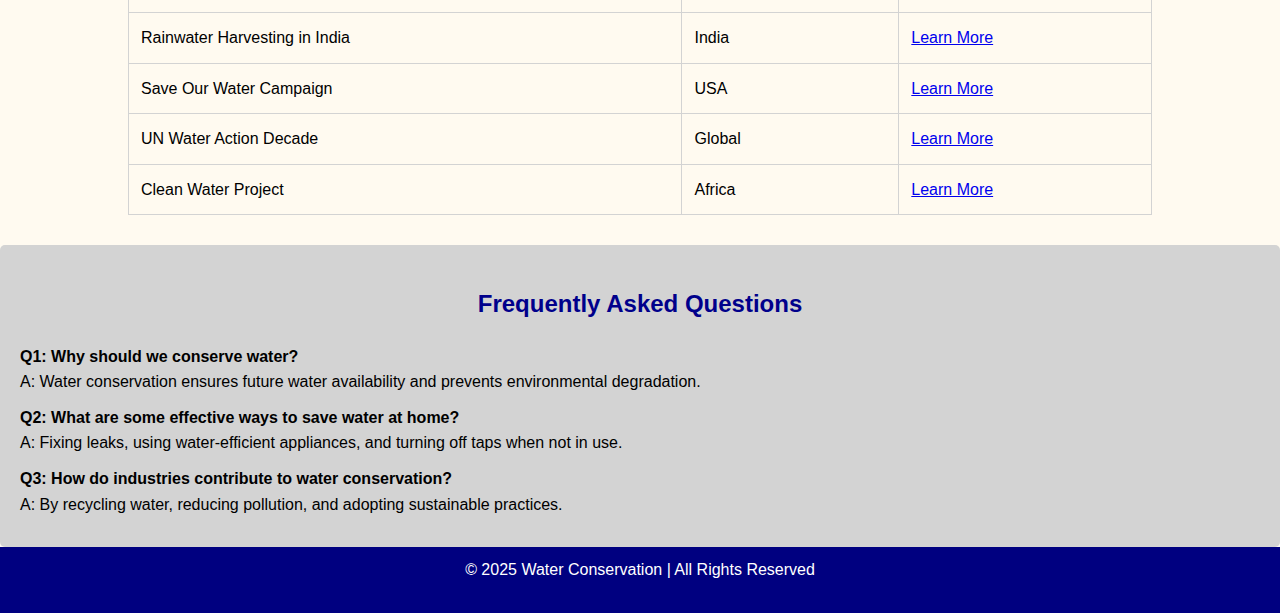
<file: water2.html>
<!DOCTYPE html>
<html lang="en">
<head>
    <meta charset="UTF-8">
    <meta name="viewport" content="width=device-width, initial-scale=1.0">
    <title>Water Conservation - Save Every Drop</title>
    <style>
        body {
            font-family: Arial, sans-serif;
            line-height: 1.6;
            color: black;
            margin: 0;
            padding: 0;
            background-color: floralwhite;
        }
        h1, h2 {
            text-align: center;
            color: darkblue;
        }
        img {
            display: block;
            width: 60%;
            margin: 20px auto;
            border-radius: 8px;
            box-shadow: 0 0 10px lightgray;
            transition: transform 0.5s;
        }
        img:hover {
            transform: scale(1.1);
        }
        p {
            width: 80%;
            margin: 0 auto 20px;
            font-size: 16px;
        }
        table {
            width: 80%;
            margin: 30px auto;
            border-collapse: collapse;
        }
        th, td {
            padding: 12px;
            text-align: left;
            border: 1px solid lightgray;
        }
        th {
            background: navy;
            color: white;
        }
        .faq {
            background: lightgray;
            padding: 20px;
            border-radius: 5px;
            margin-top: 20px;
        }
        .faq h2 {
            text-align: center;
            color: darkblue;
        }
        .faq-item {
            margin-bottom: 10px;
        }
        .footer {
            text-align: center;
            padding: 10px;
            background: navy;
            color: white;
        }
    </style>
</head>
<body>

<h1>Water Conservation - Save Every Drop</h1>


<img src="bg.jpg" alt="Water Conservation" height="300px">
<h2>Why Water Conservation Matters</h2>
<p>Water is a precious resource essential for all life forms. With increasing demand and pollution, it is crucial to conserve water. Simple steps like reducing waste, fixing leaks, and using water-efficient appliances help protect our water sources.</p>


<img src="tips.jpg" alt="Water-Saving Tips" height="300px">
<h2>How You Can Save Water</h2>
<p>Conserving water can be easy. Some effective tips include turning off taps while brushing, using rainwater harvesting, and watering plants efficiently. Industries and households alike must adopt water-saving techniques to prevent scarcity.</p>


<img src="pro.jpg" alt="Water Conservation Projects" height="300px">
<h2>Global Water Conservation Efforts</h2>
<p>Various global projects focus on water conservation, ensuring sustainable use and management of this vital resource. Organizations work on reducing pollution, improving irrigation systems, and implementing strict water policies.</p>


<h2 style="text-align: center;">Major Water Conservation Projects</h2>
<table>
    <tr>
        <th>Project Name</th>
        <th>Location</th>
        <th>Details</th>
    </tr>
    <tr>
        <td>Water.org Initiative</td>
        <td>Global</td>
        <td><a href="https://water.org" target="_blank">Learn More</a></td>
    </tr>
    <tr>
        <td>Rainwater Harvesting in India</td>
        <td>India</td>
        <td><a href="https://www.indiawaterportal.org/" target="_blank">Learn More</a></td>
    </tr>
    <tr>
        <td>Save Our Water Campaign</td>
        <td>USA</td>
        <td><a href="https://saveourwater.com" target="_blank">Learn More</a></td>
    </tr>
    <tr>
        <td>UN Water Action Decade</td>
        <td>Global</td>
        <td><a href="https://www.unwater.org/" target="_blank">Learn More</a></td>
    </tr>
    <tr>
        <td>Clean Water Project</td>
        <td>Africa</td>
        <td><a href="https://www.waterforafrica.org/" target="_blank">Learn More</a></td>
    </tr>
</table>


<div class="faq">
    <h2>Frequently Asked Questions</h2>
    <div class="faq-item"><strong>Q1: Why should we conserve water?</strong><br>A: Water conservation ensures future water availability and prevents environmental degradation.</div>
    <div class="faq-item"><strong>Q2: What are some effective ways to save water at home?</strong><br>A: Fixing leaks, using water-efficient appliances, and turning off taps when not in use.</div>
    <div class="faq-item"><strong>Q3: How do industries contribute to water conservation?</strong><br>A: By recycling water, reducing pollution, and adopting sustainable practices.</div>
</div>


<div class="footer">
    <p>&copy; 2025 Water Conservation | All Rights Reserved</p>
</div>

</body>
</html>
</file>
<file: style.css>
body {
            background: url('3.jpg') center/cover no-repeat fixed;
            color: #212529;
            font-family: Arial, sans-serif;
            margin: 0;
            padding: 0;
            min-height: 100vh;
        }

        /* Navbar */
        nav {
            background: rgba(45, 106, 79, 0.7); /* Semi-transparent */
            padding: 15px;
            display: flex;
            justify-content: space-between;
            align-items: center;
            color: white;
            position: absolute;
            top: 2%;
            height: 10px;
            width: 100%;
           
        }
        
        nav h1 {
            font-size: 24px;
            font-weight: bold;
            margin: 0;
        }

        nav ul {
            list-style:none;
            display: flex;
            gap: 20px;
            margin: 5px;
            padding: 10px 10px 10px;
        }

        nav ul li {
            display: inline;
           
        }

        nav ul li a {
            color: white;
            text-decoration: none;
            transition: top color 0.3s ease;
        }

        nav ul li a:hover {
            color: #e67676;
        }
        .marquee-container {
            color: white;
            padding: 10px;
            font-size: 18px;
            font-weight: bold;
            text-align: center;
        }

        /* Section */
        section {
            padding: 40px;
            text-align: center;
            margin-top: 80px; /* To avoid navbar overlap */
        }

        section h2 {
            font-size: 28px;
            font-weight: bold;
            margin-bottom: 15px;
            opacity: 0;
            color:white;
            transform: translateY(-20px);
            animation: bounceIn 1s ease-out 0.5s forwards;
        }

        section p {
            font-size: 18px;
            opacity: 0;
            transform: translateY(20px);
            animation: fadeInUp 1s ease-in-out 0.8s forwards;
        }

        /* Zig-Zag Layout */
        .container {
            display: flex;
            flex-direction: column;
            align-items: center;
            gap: 30px;
            padding: 20px;
        }
        

        .zigzag {
            width: 80%;
            background: rgba(255, 255, 255, 0.8); /* Semi-transparent */
            padding: 20px;
            border-radius: 10px;
            box-shadow: 0 4px 8px rgba(0, 0, 0, 0.2);
            display: flex;
            align-items: center;
            justify-content: space-between;
            opacity: 0;
            transform: translateY(30px);
            animation: fadeInUp 1s ease-in-out forwards;
            animation-delay: calc(var(--delay) * 0.3s);
        }

        .zigzag:nth-child(even) {
            flex-direction: row-reverse;
        }

        .zigzag img {
            width: 150px;
            height: 150px;
            border-radius: 10px;
            transition: transform 0.3s ease;
        }

        .zigzag-content {
            max-width: 60%;
            transition: transform 0.3s ease;
        }

        .zigzag:hover {
            transform: scale(1.05);
            box-shadow: 0 8px 16px rgba(0, 0, 0, 0.3);
        }

        .zigzag:hover img {
            transform: scale(1.1);
        }

        .zigzag:hover .zigzag-content {
            transform: translateY(-5px);
        }
        .footer {
             background: rgba(0, 0, 0, 0.7); /* Semi-transparent dark background */
            color: white;
            text-align: center;
            padding: 15px;
            position: relative;
            bottom: 20;
            width: 100%;
}


        /* Animations */
        @keyframes fadeInUp {
            from {
                opacity: 0;
                transform: translateY(30px);
            }
            to {
                opacity: 1;
                transform: translateY(0);
            }
        }

        @keyframes bounceIn {
            0% { transform: scale(0.8); opacity: 0; }
            50% { transform: scale(1.1); opacity: 0.5; }
            100% { transform: scale(1); opacity: 1; }
        }

        /* Assign animation delays for staggered effect */
        .zigzag:nth-child(1) { --delay: 1; }
        .zigzag:nth-child(2) { --delay: 2; }
        .zigzag:nth-child(3) { --delay: 3; }
        .zigzag:nth-child(4) { --delay: 4; }
</file>
